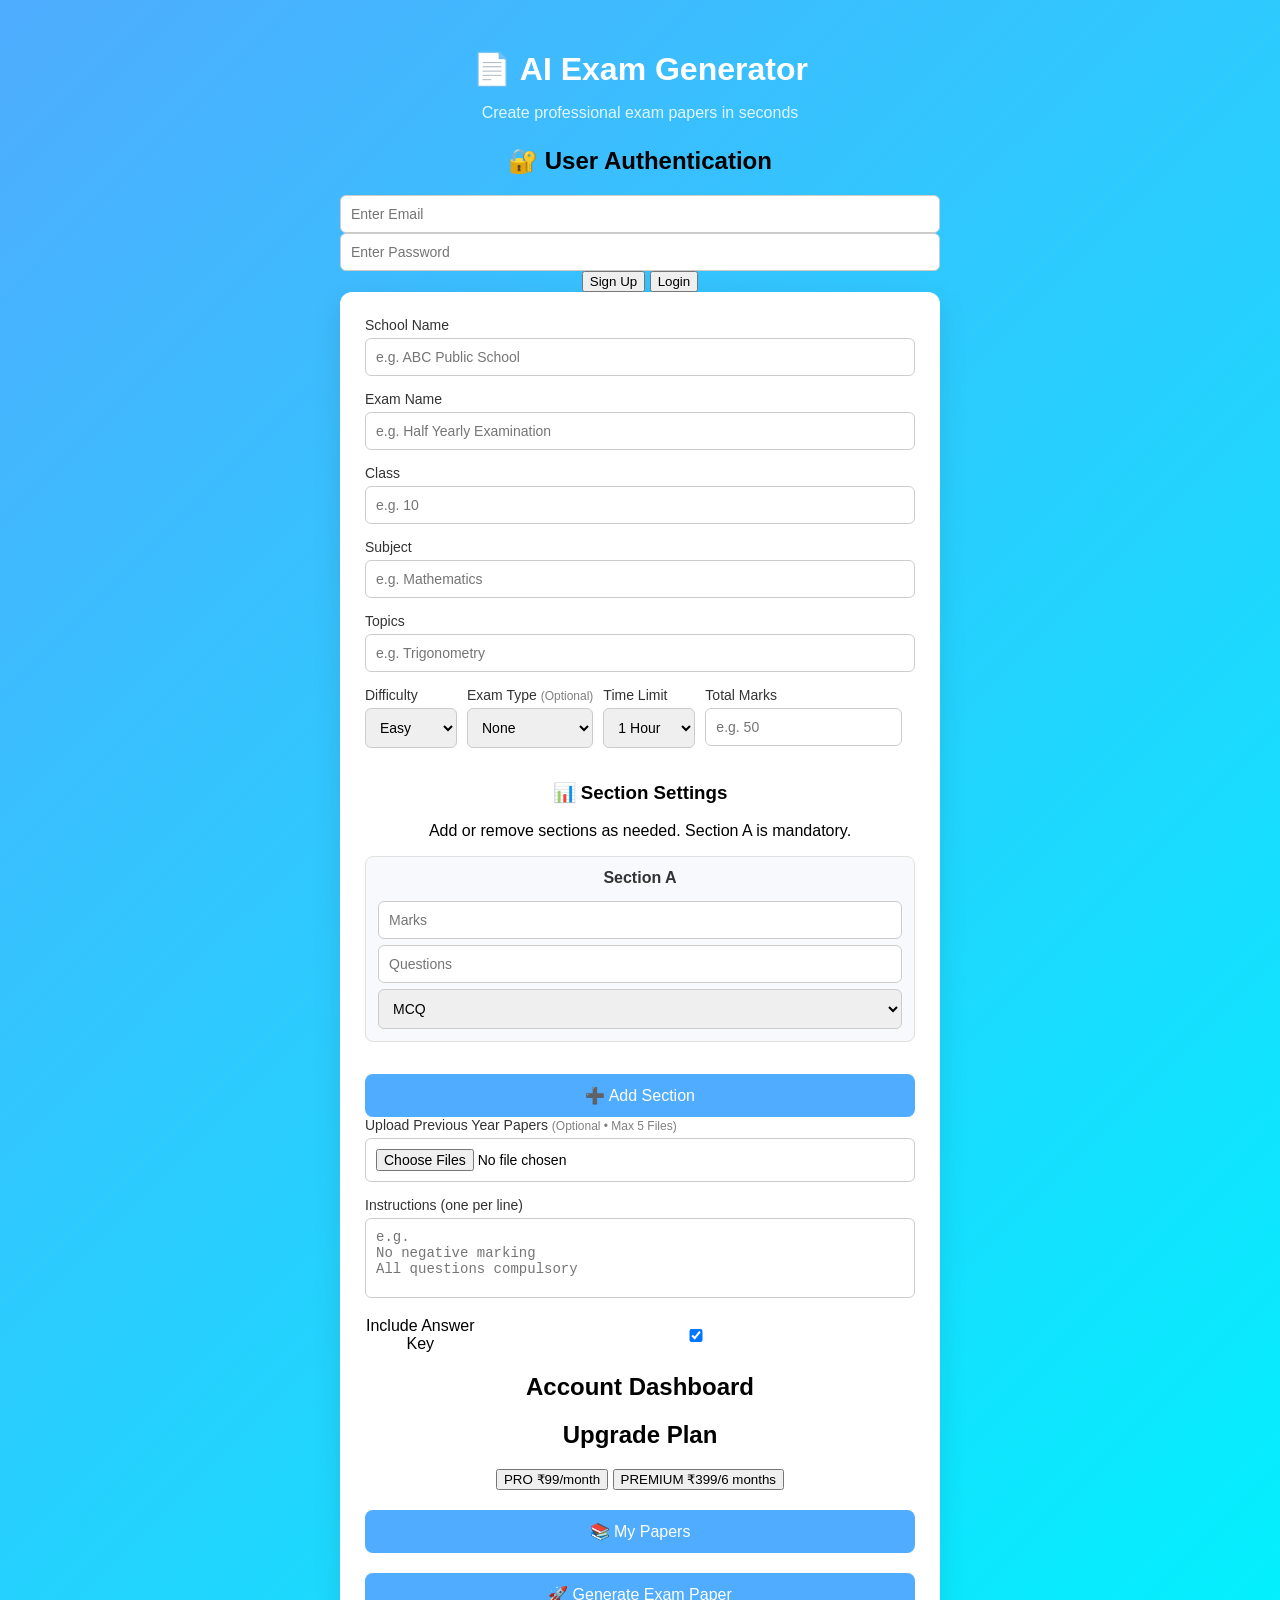
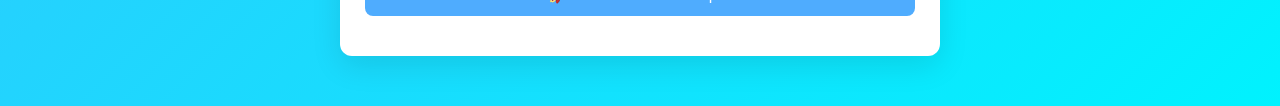
<file: index.html>
<!DOCTYPE html>
<html>

<head>

  <title>AI Exam Generator</title>

  <link rel="stylesheet" href="style.css">

</head>

<body>

  <div class="container">

    <h1>📄 AI Exam Generator</h1>

    <p class="subtitle">
      Create professional exam papers in seconds
    </p>

    <!-- AUTH BOX -->

    <div class="auth-box">

      <h2>🔐 User Authentication</h2>

      <input
        type="email"
        id="email"
        placeholder="Enter Email"
      >

      <input
        type="password"
        id="password"
        placeholder="Enter Password"
      >

      <button onclick="signup()">
        Sign Up
      </button>

      <button onclick="login()">
        Login
      </button>

    </div>

    <!-- MAIN FORM -->

    <div class="form-card">

      <!-- School Name -->

      <div class="input-group">

        <label>School Name</label>

        <input
          id="school_name"
          placeholder="e.g. ABC Public School"
        >

      </div>

      <!-- Exam Name -->

      <div class="input-group">

        <label>Exam Name</label>

        <input
          id="exam_name"
          placeholder="e.g. Half Yearly Examination"
        >

      </div>

      <!-- Class -->

      <div class="input-group">

        <label>Class</label>

        <input
          id="class"
          placeholder="e.g. 10"
        >

      </div>

      <!-- Subject -->

      <div class="input-group">

        <label>Subject</label>

        <input
          id="subject"
          placeholder="e.g. Mathematics"
        >

      </div>

      <!-- Topics -->

      <div class="input-group">

        <label>Topics</label>

        <input
          id="topics"
          placeholder="e.g. Trigonometry"
        >

      </div>

      <!-- TOP ROW -->

      <div class="row">

        <!-- Difficulty -->

        <div class="input-group">

          <label>Difficulty</label>

          <select id="difficulty">

            <option>Easy</option>
            <option>Medium</option>
            <option>Hard</option>

          </select>

        </div>

        <!-- Exam Type -->

        <div class="input-group">

          <label>
            Exam Type
            <span style="font-size:12px; color:gray;">
              (Optional)
            </span>
          </label>

          <select id="exam_type">

            <option value="">None</option>

            <option value="CBSE">CBSE</option>
            <option value="ICSE">ICSE</option>
            <option value="JEE">JEE</option>
            <option value="NEET">NEET</option>
            <option value="SSC">SSC</option>

          </select>

        </div>

        <!-- Time Limit -->

        <div class="input-group">

          <label>Time Limit</label>

          <select
            id="time_limit"
            onchange="handleCustom('time_limit','custom_time')"
          >

            <option value="1 Hour">1 Hour</option>
            <option value="2 Hours">2 Hours</option>
            <option value="3 Hours">3 Hours</option>
            <option value="custom">Custom</option>

          </select>

          <input
            id="custom_time"
            placeholder="Enter custom time"
            style="display:none;"
          >

        </div>

        <!-- Total Marks -->

        <div class="input-group">

          <label>Total Marks</label>

          <input
            id="total"
            placeholder="e.g. 50"
          >

        </div>

      </div>

      <!-- SECTION SETTINGS -->

      <h3>📊 Section Settings</h3>

      <p>
        Add or remove sections as needed.
        Section A is mandatory.
      </p>

      <div id="sectionsContainer">

      </div>

      <button
        type="button"
        onclick="addSection()"
        class="btn"
      >
       ➕ Add Section
      </button>

      <!-- PYQ UPLOAD -->

      <div class="input-group">

        <label>
          Upload Previous Year Papers
          <span style="font-size:12px; color:gray;">
            (Optional • Max 5 Files)
          </span>
        </label>

        <input
          type="file"
          id="pyq_files"
          multiple
          accept=".pdf,.doc,.docx,.png,.jpg,.jpeg"
        >

      </div>

      <!-- INSTRUCTIONS -->

      <div class="input-group">

        <label>Instructions (one per line)</label>

        <textarea
          id="instructions"
          placeholder="e.g.
No negative marking
All questions compulsory"
        ></textarea>

      </div>

      <!-- ANSWER KEY -->

      <div class="toggle-box">

        <label>Include Answer Key</label>

        <input
          type="checkbox"
          id="includeAnswers"
          checked
        >

      </div>

      <!-- LOADING -->

      <div
        id="loading"
        class="loading"
      >
        ⏳ Generating...
      </div>

      <!-- GENERATE BUTTON -->

      <div id="planCard">

        <h2>
          Account Dashboard
        </h2>

        <p id="userPlan">
        </p>

        <p id="userCredits">
        </p>

        <p id="userStatus">
        </p>

        <p id="userExpiry">
        </p>

      </div>

      <div id="pricing">

        <h2>Upgrade Plan</h2>

        <button onclick="upgradePro()">
          PRO ₹99/month
        </button>

        <button onclick="upgradePremium()">
          PREMIUM ₹399/6 months
        </button>

      </div>

      <button
        onclick="openMyPapers()"
        class="btn"
      >
        📚 My Papers
      </button>

      <button
        onclick="generatePDF()"
        class="btn"
      >
        🚀 Generate Exam Paper
      </button>

      <!-- DOWNLOAD RESULT -->

      <div class="result">

        <a
          id="downloadLink"
          target="_blank"
        ></a>

      </div>

    </div>

  </div>

  <script src="./script.js"></script>

</body>

</html>
</file>
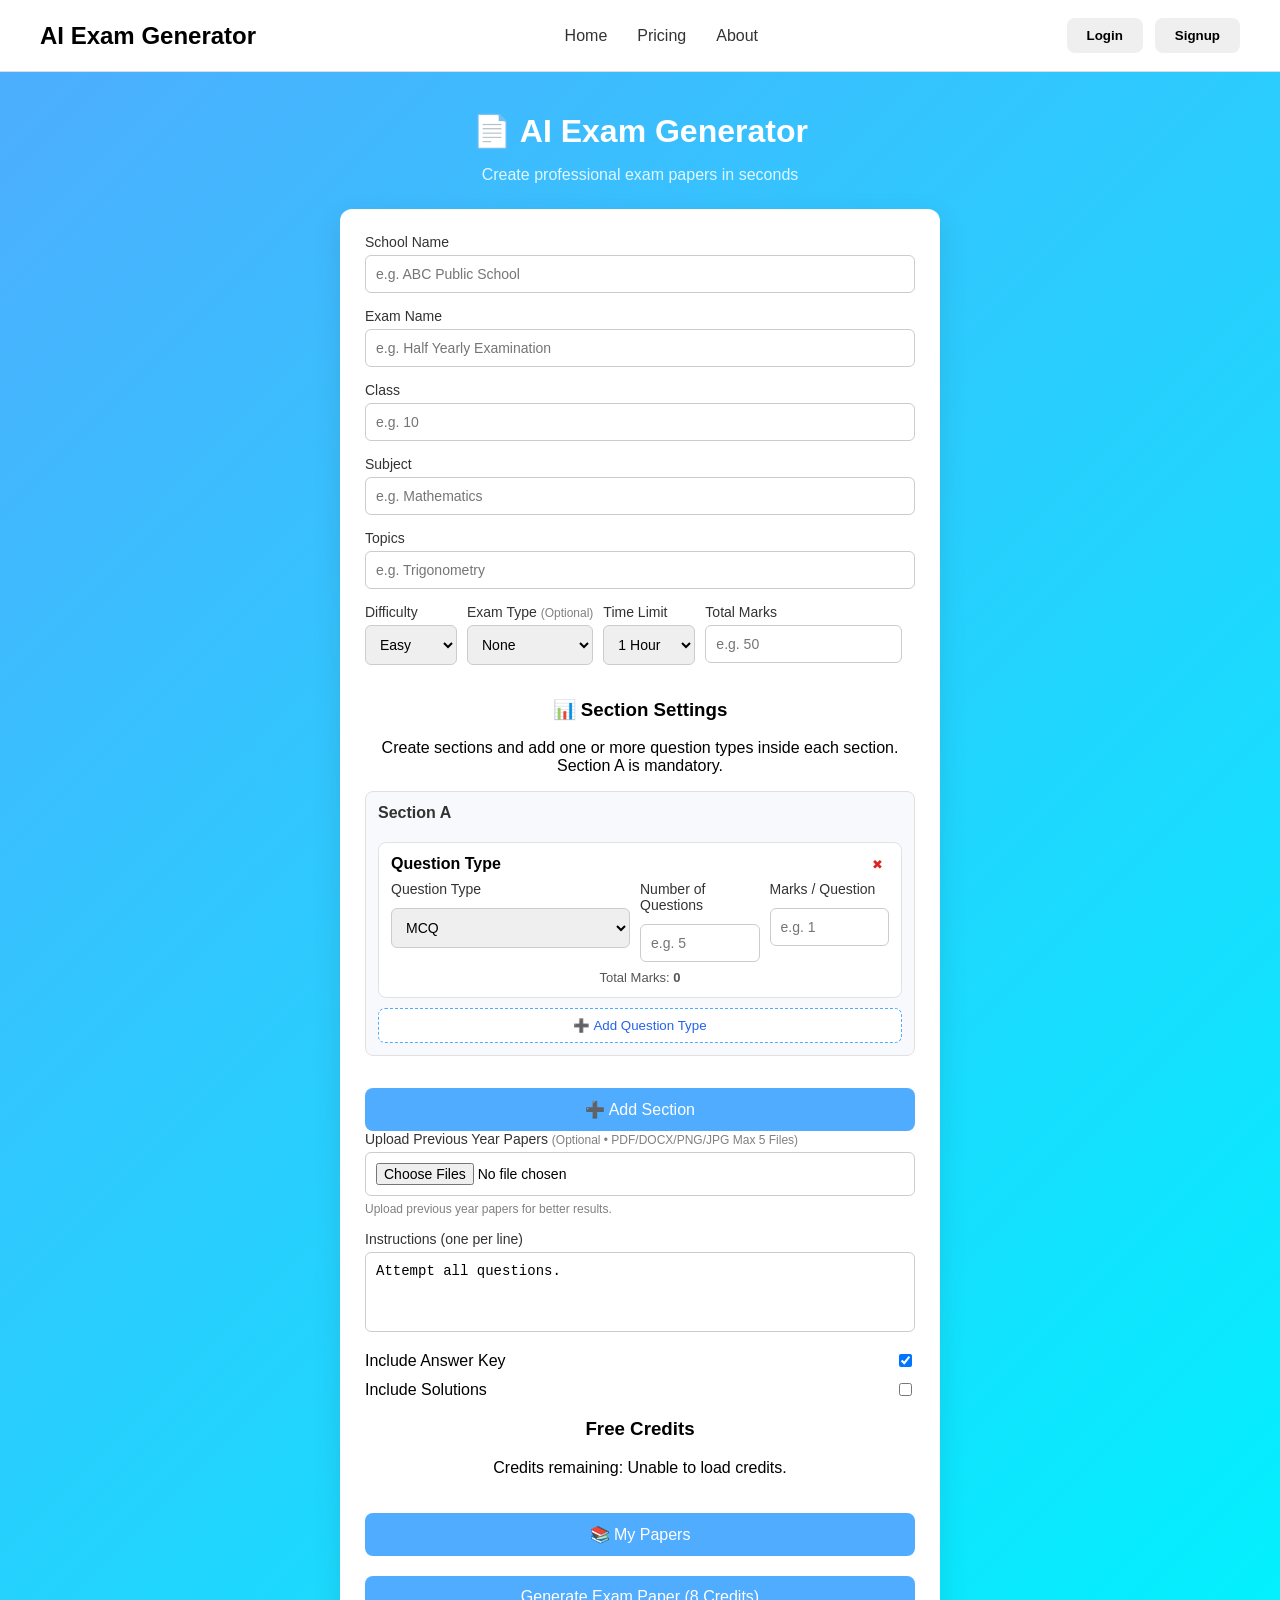
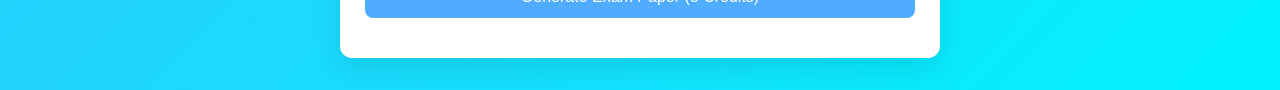
<file: docs/index.html>
<!DOCTYPE html>
<html>

<head>

  <title>AI Exam Generator</title>

  <link rel="stylesheet" href="css/style.css">

  <meta name="viewport" content="width=device-width, initial-scale=1">

</head>

<body>

  <nav class="navbar">

    <div class="logo">

        AI Exam Generator

    </div>

    <div class="nav-links">
      <div class="home-button">
        <a href="index.html">
            Home
        </a>
      </div>
      
      <div class="price-button">
        <a href="pricing.html">
          Pricing
        </a>
      </div>

      <div class="about-button">
        <a href="about.html">
            About
        </a>
      </div>

    </div>

    <div class="auth-buttons" id="authButtons">

        <button
            id="loginBtn"
            onclick="window.location.href='login.html'"
        >
            Login
        </button>

        <button
            id="signupBtn"
            onclick="window.location.href='signup.html'"
        >
            Signup
        </button>

    </div>

</nav>

  <div class="container">

    <h1>📄 AI Exam Generator</h1>

    <p class="subtitle">
      Create professional exam papers in seconds
    </p>

    <!-- MAIN FORM -->

    <div class="form-card">

      <!-- School Name -->

      <div class="input-group">

        <label>School Name</label>

        <input
          id="school_name"
          placeholder="e.g. ABC Public School"
        >

      </div>

      <!-- Exam Name -->

      <div class="input-group">

        <label>Exam Name</label>

        <input
          id="exam_name"
          placeholder="e.g. Half Yearly Examination"
        >

      </div>

      <!-- Class -->

      <div class="input-group">

        <label>Class</label>

        <input
          id="class"
          placeholder="e.g. 10"
        >

      </div>

      <!-- Subject -->

      <div class="input-group">

        <label>Subject</label>

        <input
          id="subject"
          placeholder="e.g. Mathematics"
        >

      </div>

      <!-- Topics -->

      <div class="input-group">

        <label>Topics</label>

        <input
          id="topics"
          placeholder="e.g. Trigonometry"
        >

      </div>

      <!-- TOP ROW -->

      <div class="row">

        <!-- Difficulty -->

        <div class="input-group">

          <label>Difficulty</label>

          <select id="difficulty">

            <option>Easy</option>
            <option>Medium</option>
            <option>Hard</option>

          </select>

        </div>

        <!-- Exam Type -->

        <div class="input-group">

          <label>
            Exam Type
            <span style="font-size:12px; color:gray;">
              (Optional)
            </span>
          </label>

          <select id="exam_type">

            <option value="">None</option>

            <option value="CBSE">CBSE</option>
            <option value="ICSE">ICSE</option>
            <option value="JEE">JEE</option>
            <option value="NEET">NEET</option>
            <option value="SSC">SSC</option>

          </select>

        </div>

        <!-- Time Limit -->

        <div class="input-group">

          <label>Time Limit</label>

          <select
            id="time_limit"
            onchange="handleCustom('time_limit','custom_time')"
          >

            <option value="1 Hour">1 Hour</option>
            <option value="2 Hours">2 Hours</option>
            <option value="3 Hours">3 Hours</option>
            <option value="custom">Custom</option>

          </select>

          <input
            id="custom_time"
            placeholder="Enter custom time"
            style="display:none;"
          >

        </div>

        <!-- Total Marks -->

        <div class="input-group">

          <label>Total Marks</label>

          <input
            id="total"
            placeholder="e.g. 50"
          >

        </div>

      </div>

      <!-- SECTION SETTINGS -->

      <h3>📊 Section Settings</h3>

      <p>
          Create sections and add one or more question types inside each section.
          Section A is mandatory.
      </p>

      <div id="sectionsContainer"></div>

      <button
          type="button"
          onclick="addSection()"
          class="btn"
      >
          ➕ Add Section
      </button>

      <!-- PYQ UPLOAD -->

      <div class="input-group">

        <label>
          Upload Previous Year Papers
          <span style="font-size:12px; color:gray;">
            (Optional • PDF/DOCX/PNG/JPG Max 5 Files)
          </span>
        </label>

        <input
          type="file"
          id="pyq_files"
          multiple
          accept=".pdf,.docx,.png,.jpg,.jpeg"
        >

        <p style="font-size:12px; color:gray; margin-top:6px;">
          Upload previous year papers for better results.
        </p>

      </div>

      <!-- INSTRUCTIONS -->

      <div class="input-group">

        <label>Instructions (one per line)</label>

        <textarea
          id="instructions"
          placeholder="e.g.
          No negative marking
          All questions compulsory"
        >Attempt all questions.</textarea>

      </div>

      <!-- ANSWER KEY -->

      <div class="toggle-box">

        <label>Include Answer Key</label>

        <input
          type="checkbox"
          id="includeAnswers"
          checked
        >
      </div>

      <div class="toggle-box">
        <label>Include Solutions</label>
        <input
          type="checkbox"
          id="includeSolutions"
        >
      </div>

      <!-- LOADING -->

      <div
        id="loading"
        class="loading"
        aria-live="polite"
      >
        <div class="loading-spinner"></div>

        <div>
          <strong>Generating your exam paper...</strong>

          <div id="generationStatus">
            This may take a few minutes for larger papers.
          </div>

          <div id="generationElapsed">
            Elapsed: 0s
          </div>
        </div>
      </div>

      <!-- GENERATE BUTTON -->

      <div 
          id="planCard"
          style="display: none;"
      >
          <h3>Your Plan</h3>

          <p>
            Plan:
            <span id="userPlan">
              Free
            </span>
          </p>

          <p>
            Status:
            <span id="userStatus">
              Active
            </span>
          </p>

          <p>
            Expiry:
            <span id="userExpiry">
              N/A
            </span>
          </p>

          <p>
            Credits:
            <span id="userCredits">
              Loading...
            </span>
          </p>
      </div>

      <div id="guestCreditsCard">
        <h3>Free Credits</h3>
        <p>
          Credits remaining:
          <span id="guestCredits">
            0
          </span>
        </p>
      </div>

      <button
        onclick="openMyPapers()"
        class="btn"
      >
        📚 My Papers
      </button>

      <button
        onclick="generatePDF()"
        class="btn"
      >
        🚀 Generate Exam Paper (8 Credits)
      </button>

      <!-- DOWNLOAD RESULT -->

      <div class="result">

        <a
          id="downloadLink"
          target="_blank"
        ></a>

      </div>

    </div>

  </div>

  <script src="js/script.js"></script>
  <script src="js/auth.js"></script>

</body>

</html>
</file>
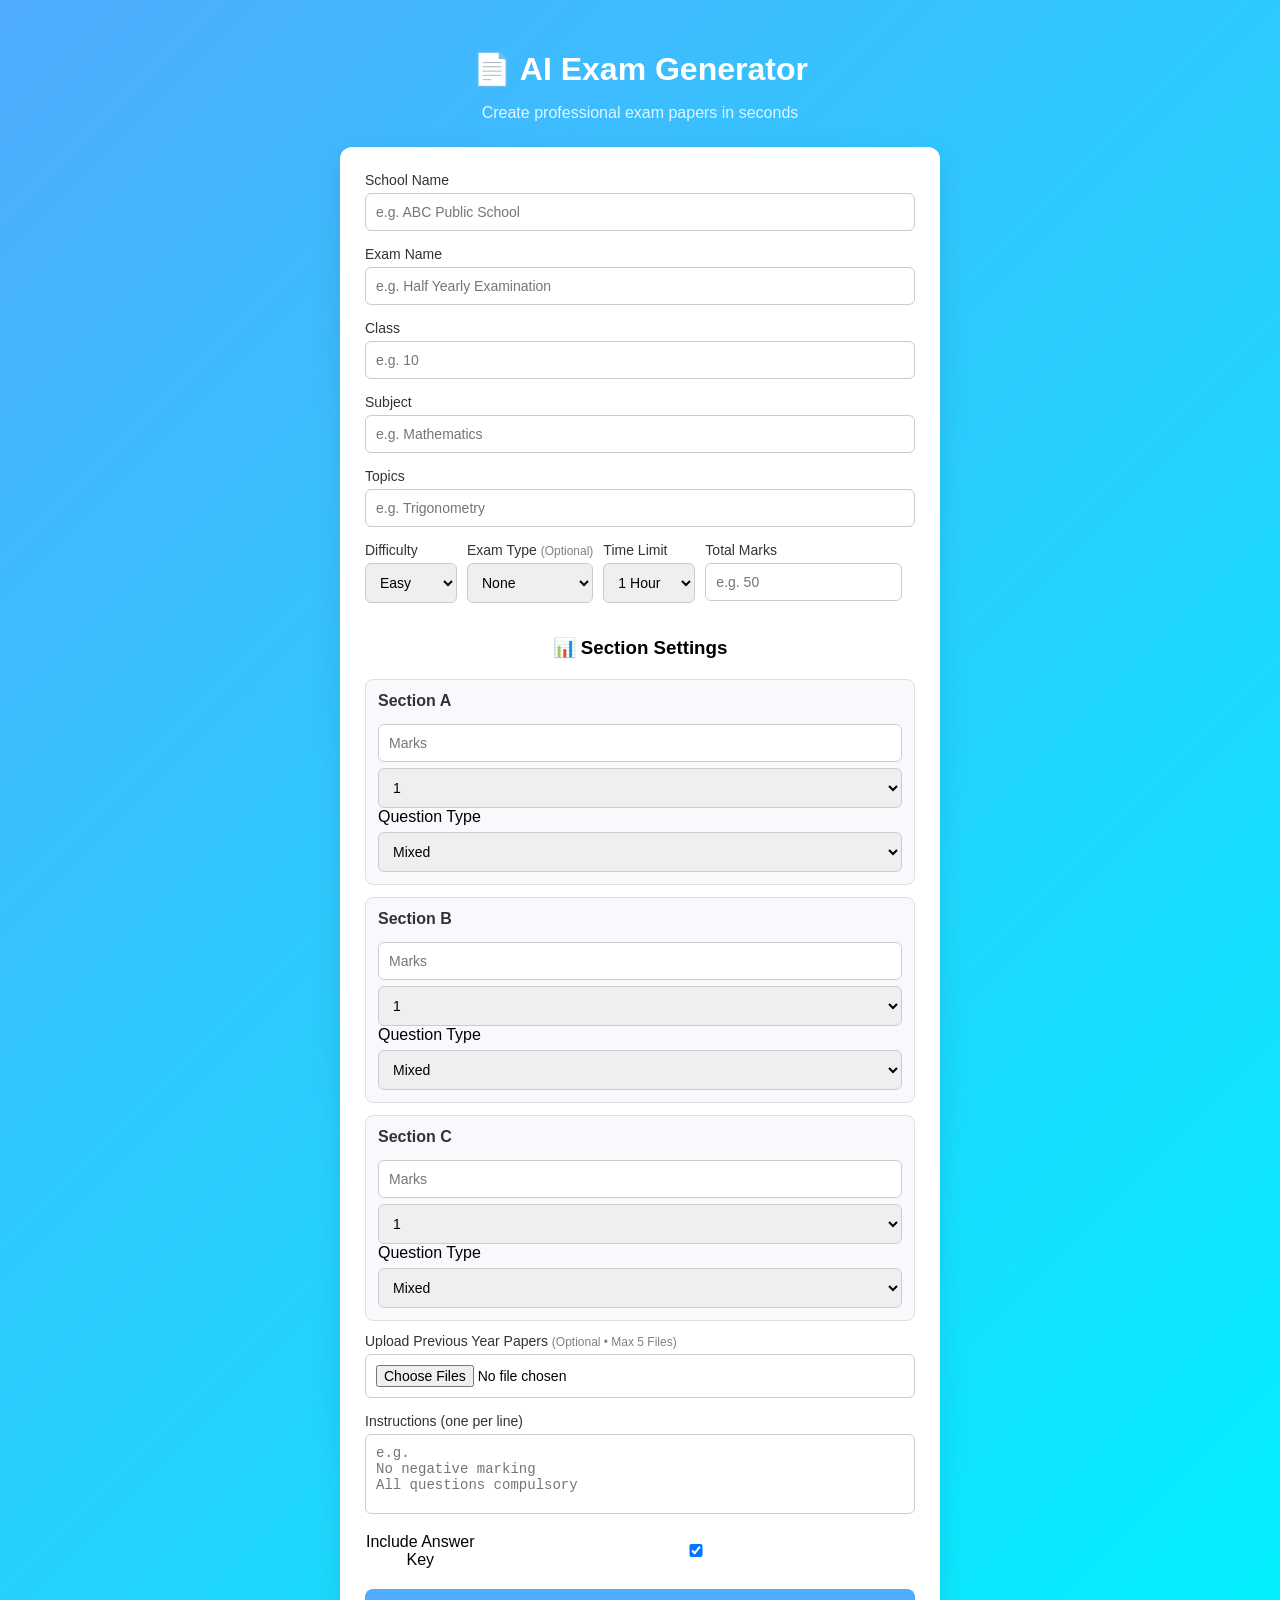
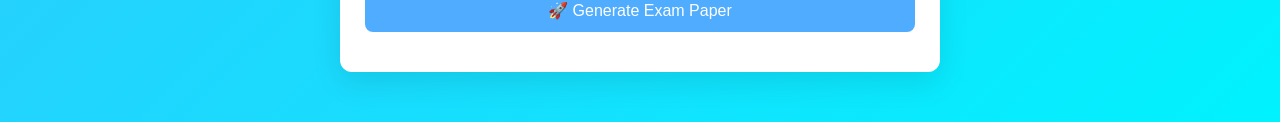
<file: frontend/index.html>
<!DOCTYPE html>
<html>

<head>
  <title>AI Exam Generator</title>
  <link rel="stylesheet" href="style.css">
</head>

<body>

  <div class="container">

    <h1>📄 AI Exam Generator</h1>
    <p class="subtitle">
      Create professional exam papers in seconds
    </p>

    <div class="form-card">

      <!-- School Name -->
      <div class="input-group">

        <label>School Name</label>

        <input
          id="school_name"
          placeholder="e.g. ABC Public School"
        >

      </div>

      <!-- Exam Name -->
      <div class="input-group">

        <label>Exam Name</label>

        <input
          id="exam_name"
          placeholder="e.g. Half Yearly Examination"
        >

      </div>

      <!-- Class -->
      <div class="input-group">

        <label>Class</label>

        <input
          id="class"
          placeholder="e.g. 10"
        >

      </div>

      <!-- Subject -->
      <div class="input-group">

        <label>Subject</label>

        <input
          id="subject"
          placeholder="e.g. Mathematics"
        >

      </div>

      <!-- Topics -->
      <div class="input-group">

        <label>Topics</label>

        <input
          id="topics"
          placeholder="e.g. Trigonometry"
        >

      </div>

      <!-- Top Row -->
      <div class="row">

        <!-- Difficulty -->
        <div class="input-group">

          <label>Difficulty</label>

          <select id="difficulty">

            <option>Easy</option>
            <option>Medium</option>
            <option>Hard</option>

          </select>

        </div>

        <!-- Exam Type -->
        <div class="input-group">

          <label>
            Exam Type
            <span style="font-size:12px; color:gray;">
              (Optional)
            </span>
          </label>

          <select id="exam_type">

            <option value="">None</option>

            <option value="CBSE">CBSE</option>
            <option value="ICSE">ICSE</option>
            <option value="JEE">JEE</option>
            <option value="NEET">NEET</option>
            <option value="SSC">SSC</option>

          </select>

        </div>

        <!-- Time Limit -->
        <div class="input-group">

          <label>Time Limit</label>

          <select
            id="time_limit"
            onchange="handleCustom('time_limit','custom_time')"
          >

            <option value="1 Hour">1 Hour</option>
            <option value="2 Hours">2 Hours</option>
            <option value="3 Hours">3 Hours</option>
            <option value="custom">Custom</option>

          </select>

          <input
            id="custom_time"
            placeholder="Enter custom time"
            style="display:none;"
          >

        </div>

        <!-- Total Marks -->
        <div class="input-group">

          <label>Total Marks</label>

          <input
            id="total"
            placeholder="e.g. 50"
          >

        </div>

      </div>

      <!-- Section Settings -->
      <h3>📊 Section Settings</h3>

      <div class="section-box">

        <!-- Section A -->
        <div class="section">

          <h4>Section A</h4>

          <input
            id="section_a"
            placeholder="Marks"
          >

          <!-- Question Count -->
          <select
            id="questions_a"
            onchange="handleCustom('questions_a','custom_a')"
          >

            <option value="1">1</option>
            <option value="2">2</option>
            <option value="3">3</option>
            <option value="5">5</option>
            <option value="10">10</option>
            <option value="custom">Custom</option>

          </select>

          <input
            id="custom_a"
            placeholder="Custom number"
            style="display:none;"
          >

          <!-- Question Type -->
          <label>Question Type</label>

          <select id="type_a">

            <option value="Mixed">Mixed</option>

            <option value="MCQ">MCQ</option>

            <option value="Very Short Answer">
              Very Short Answer
            </option>

            <option value="Short Answer">
              Short Answer
            </option>

            <option value="Long Answer">
              Long Answer
            </option>

            <option value="Case Study">
              Case Study
            </option>

            <option value="Assertion-Reason">
              Assertion-Reason
            </option>

            <option value="Application Based">
              Application Based
            </option>

          </select>

        </div>

        <!-- Section B -->
        <div class="section">

          <h4>Section B</h4>

          <input
            id="section_b"
            placeholder="Marks"
          >

          <!-- Question Count -->
          <select
            id="questions_b"
            onchange="handleCustom('questions_b','custom_b')"
          >

            <option value="1">1</option>
            <option value="2">2</option>
            <option value="5">5</option>
            <option value="custom">Custom</option>

          </select>

          <input
            id="custom_b"
            placeholder="Custom number"
            style="display:none;"
          >

          <!-- Question Type -->
          <label>Question Type</label>

          <select id="type_b">

            <option value="Mixed">Mixed</option>

            <option value="MCQ">MCQ</option>

            <option value="Very Short Answer">
              Very Short Answer
            </option>

            <option value="Short Answer">
              Short Answer
            </option>

            <option value="Long Answer">
              Long Answer
            </option>

            <option value="Case Study">
              Case Study
            </option>

            <option value="Assertion-Reason">
              Assertion-Reason
            </option>

            <option value="Application Based">
              Application Based
            </option>

          </select>

        </div>

        <!-- Section C -->
        <div class="section">

          <h4>Section C</h4>

          <input
            id="section_c"
            placeholder="Marks"
          >

          <!-- Question Count -->
          <select
            id="questions_c"
            onchange="handleCustom('questions_c','custom_c')"
          >

            <option value="1">1</option>
            <option value="2">2</option>
            <option value="custom">Custom</option>

          </select>

          <input
            id="custom_c"
            placeholder="Custom number"
            style="display:none;"
          >

          <!-- Question Type -->
          <label>Question Type</label>

          <select id="type_c">

            <option value="Mixed">Mixed</option>

            <option value="MCQ">MCQ</option>

            <option value="Very Short Answer">
              Very Short Answer
            </option>

            <option value="Short Answer">
              Short Answer
            </option>

            <option value="Long Answer">
              Long Answer
            </option>

            <option value="Case Study">
              Case Study
            </option>

            <option value="Assertion-Reason">
              Assertion-Reason
            </option>

            <option value="Application Based">
              Application Based
            </option>

          </select>

        </div>

      </div>

      <!-- Previous Year Papers -->
      <div class="input-group">

        <label>
          Upload Previous Year Papers
          <span style="font-size:12px; color:gray;">
            (Optional • Max 5 Files)
          </span>
        </label>

        <input
          type="file"
          id="pyq_files"
          multiple
          accept=".pdf,.doc,.docx,.png,.jpg,.jpeg"
        >

      </div>

      <!-- Instructions -->
      <div class="input-group">

        <label>Instructions (one per line)</label>

        <textarea
          id="instructions"
          placeholder="e.g.
No negative marking
All questions compulsory"
        ></textarea>

      </div>

      <!-- Include Answer Key -->
      <div class="toggle-box">

        <label>Include Answer Key</label>

        <input
          type="checkbox"
          id="includeAnswers"
          checked
        >

      </div>

      <!-- Loading -->
      <div
        id="loading"
        class="loading"
      >
        ⏳ Generating...
      </div>

      <!-- Generate Button -->
      <button
        onclick="generatePDF()"
        class="btn"
      >
        🚀 Generate Exam Paper
      </button>

      <!-- Download Result -->
      <div class="result">

        <a
          id="downloadLink"
          target="_blank"
        ></a>

      </div>

    </div>

  </div>

  <script src="script.js"></script>

</body>

</html>
</file>
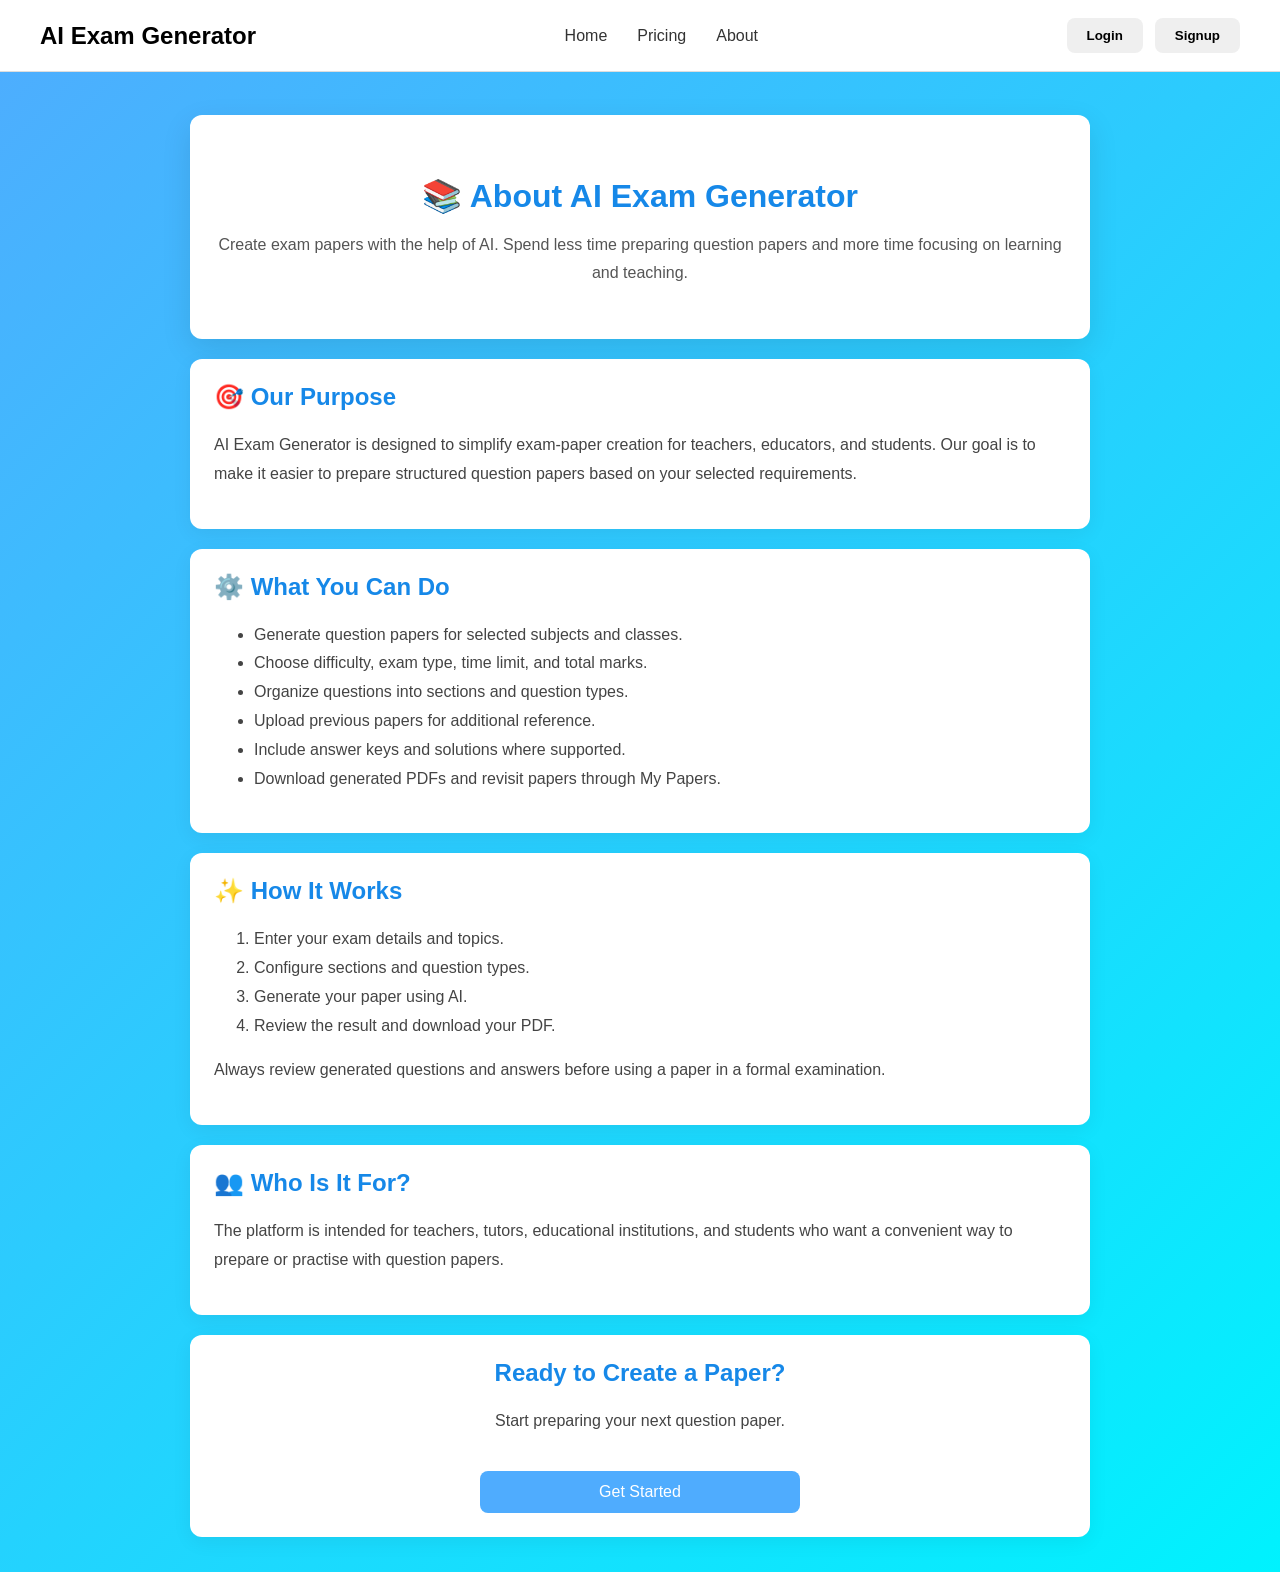
<file: docs/about.html>
<!DOCTYPE html>
<html lang="en">
<head>
    <meta charset="UTF-8">
    <meta name="viewport" content="width=device-width, initial-scale=1">
    <title>About Us - AI Exam Generator</title>
    <link rel="stylesheet" href="css/style.css">

    <style>
        .about-container {
            width: calc(100% - 32px);
            max-width: 900px;
            margin: 35px auto;
        }

        .about-hero {
            background: white;
            padding: 35px 24px;
            border-radius: 12px;
            text-align: center;
            box-shadow: 0 10px 30px rgba(0,0,0,.1);
        }

        .about-hero h1 {
            color: #1688e8;
            font-size: 32px;
        }

        .about-hero p {
            line-height: 1.8;
            color: #555;
        }

        .about-card {
            background: white;
            padding: 24px;
            margin-top: 20px;
            border-radius: 12px;
            box-shadow: 0 5px 20px rgba(0,0,0,.06);
        }

        .about-card h2 {
            color: #1688e8;
            margin-top: 0;
        }

        .about-card p,
        .about-card li {
            color: #444;
            line-height: 1.8;
        }

        .about-cta {
            text-align: center;
        }

        .about-cta .btn {
            display: inline-block;
            max-width: 320px;
            text-decoration: none;
        }

        @media (max-width: 480px) {
            .about-container {
                margin: 20px auto;
            }

            .about-hero {
                padding: 24px 16px;
            }

            .about-hero h1 {
                font-size: 26px;
            }

            .about-card {
                padding: 18px;
            }
        }
    </style>
</head>

<body>
    <nav class="navbar">
        <div class="logo">AI Exam Generator</div>

        <div class="nav-links">
            <a href="index.html">Home</a>
            <a href="pricing.html">Pricing</a>
            <a href="about.html">About</a>
        </div>

        <div class="auth-buttons">
            <button onclick="window.location.href='login.html'">
                Login
            </button>
            <button onclick="window.location.href='signup.html'">
                Signup
            </button>
        </div>
    </nav>

    <main class="about-container">
        <section class="about-hero">
            <h1>📚 About AI Exam Generator</h1>
            <p>
                Create exam papers with the help of AI.
                Spend less time preparing question papers
                and more time focusing on learning and teaching.
            </p>
        </section>

        <section class="about-card">
            <h2>🎯 Our Purpose</h2>
            <p>
                AI Exam Generator is designed to simplify exam-paper
                creation for teachers, educators, and students.
                Our goal is to make it easier to prepare structured
                question papers based on your selected requirements.
            </p>
        </section>

        <section class="about-card">
            <h2>⚙️ What You Can Do</h2>
            <ul>
                <li>Generate question papers for selected subjects and classes.</li>
                <li>Choose difficulty, exam type, time limit, and total marks.</li>
                <li>Organize questions into sections and question types.</li>
                <li>Upload previous papers for additional reference.</li>
                <li>Include answer keys and solutions where supported.</li>
                <li>Download generated PDFs and revisit papers through My Papers.</li>
            </ul>
        </section>

        <section class="about-card">
            <h2>✨ How It Works</h2>
            <ol>
                <li>Enter your exam details and topics.</li>
                <li>Configure sections and question types.</li>
                <li>Generate your paper using AI.</li>
                <li>Review the result and download your PDF.</li>
            </ol>
            <p>
                Always review generated questions and answers before
                using a paper in a formal examination.
            </p>
        </section>

        <section class="about-card">
            <h2>👥 Who Is It For?</h2>
            <p>
                The platform is intended for teachers, tutors,
                educational institutions, and students who want
                a convenient way to prepare or practise with
                question papers.
            </p>
        </section>

        <section class="about-card about-cta">
            <h2>Ready to Create a Paper?</h2>
            <p>Start preparing your next question paper.</p>
            <a class="btn" href="index.html">
                Get Started
            </a>
        </section>
    </main>
</body>
</html>
</file>
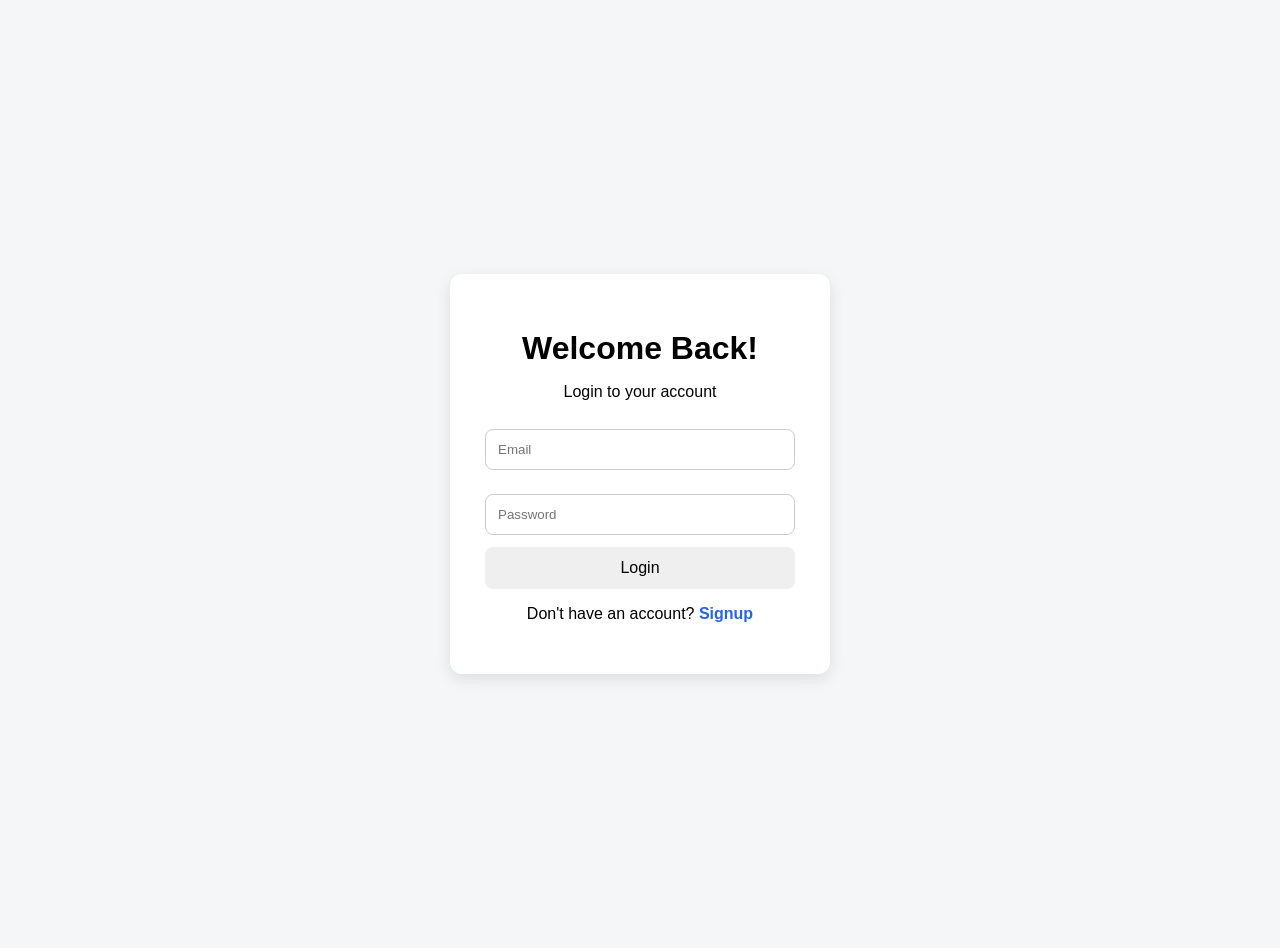
<file: docs/dashboard.html>
<!DOCTYPE html>
<html lang="en">

<head>

    <meta charset="UTF-8">

    <meta
        name="viewport"
        content="width=device-width, initial-scale=1.0"
    >

    <title>Dashboard - AI Exam Generator</title>

    <link
        rel="stylesheet"
        href="css/dashboard.css"
    >

</head>


<body>

    <!-- =====================================================
         HEADER
    ====================================================== -->

    <header class="dashboard-header">

        <div class="header-left">

            <h2>
                AI Exam Generator
            </h2>

        </div>


        <div class="header-right">

            <span id="userName">
                Loading...
            </span>

            <button
                type="button"
                onclick="logout()"
            >
                Logout
            </button>

        </div>

    </header>


    <!-- =====================================================
         MAIN DASHBOARD
    ====================================================== -->

    <main class="dashboard-container">

        <a
            href="index.html"
            class="back-home"
        >
            ← Back to Home
        </a>

        <section class="welcome-section">

            <h1>
                Welcome,
                <span id="welcomeName">
                    User
                </span>
                👋
            </h1>

            <p>
                Manage your account and exam papers from here.
            </p>

        </section>


        <!-- =================================================
             ACCOUNT CARDS
        ================================================== -->

        <section class="stats-grid">


            <!-- PLAN -->

            <div class="stat-card">

                <h3>
                    Plan
                </h3>

                <p
                    id="userPlan"
                    class="stat-value"
                >
                    Loading...
                </p>

            </div>


            <!-- CREDITS -->

            <div class="stat-card">

                <h3>
                    Credits
                </h3>

                <p
                    id="userCredits"
                    class="stat-value"
                >
                    Loading...
                </p>

            </div>


            <!-- EXPIRY -->

            <div class="stat-card">

                <h3>
                    Subscription
                </h3>

                <p
                    id="userExpiry"
                    class="stat-value"
                >
                    Loading...
                </p>

            </div>

        </section>


        <!-- =================================================
             ACTION BUTTONS
        ================================================== -->

        <section class="dashboard-actions">

            <button
                type="button"
                onclick="generateExam()"
            >
                📝 Generate Exam Paper
            </button>


            <button
                type="button"
                onclick="openMyPapers()"
            >
                📚 My Papers
            </button>

        </section>


        <!-- =================================================
             RECENT PAPERS
        ================================================== -->

        <section class="recent-papers-section">

            <div class="section-header">

                <h2>
                    Recent Papers
                </h2>

                <button
                    type="button"
                    onclick="openMyPapers()"
                >
                    View All
                </button>

            </div>


            <div id="recentPapers">

                Loading your papers...

            </div>

        </section>

    </main>


    <script src="js/dashboard.js"></script>

</body>

</html>
</file>
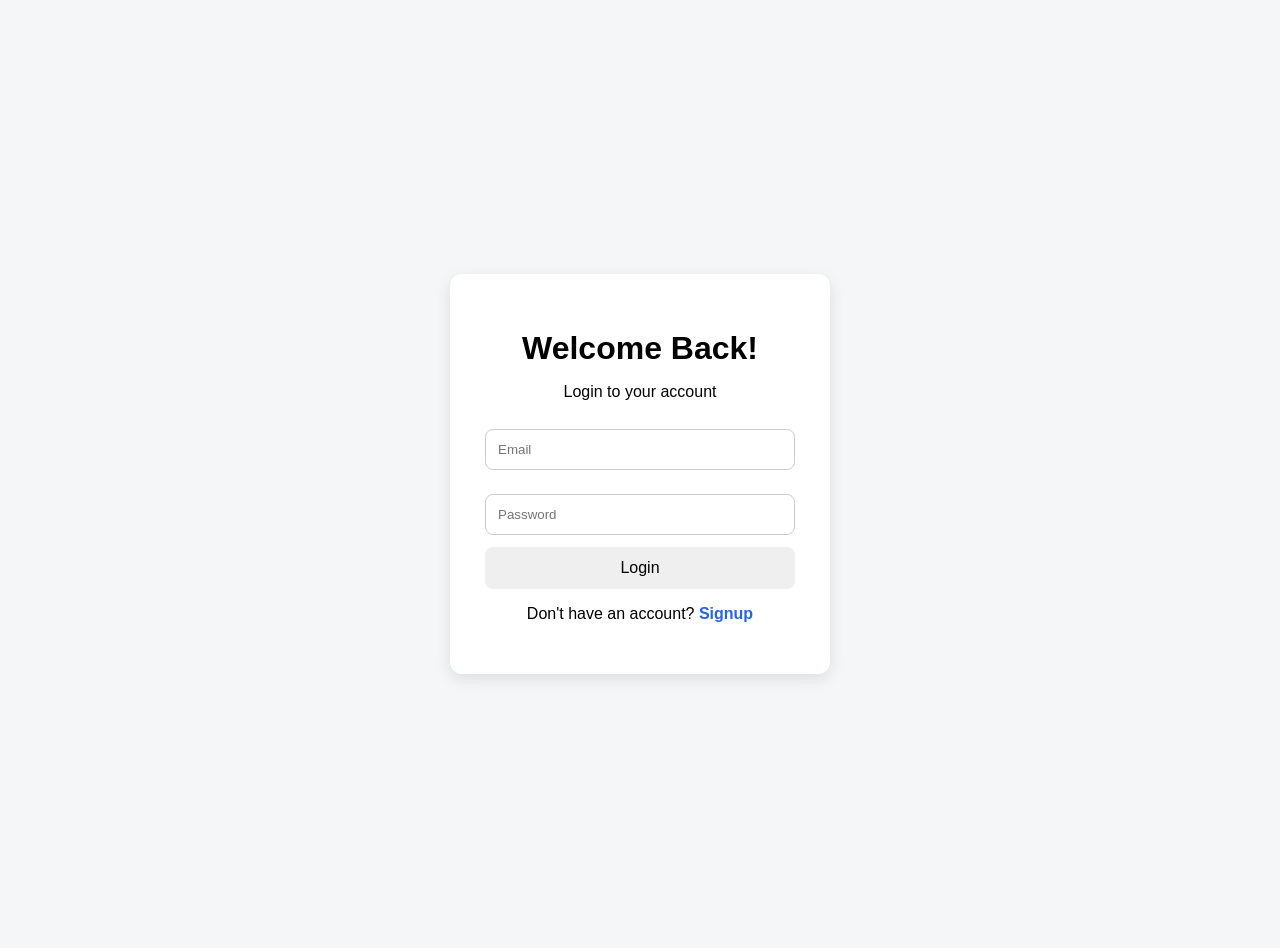
<file: docs/login.html>
<!DOCTYPE html>
<html lang="en">

<head>
    <meta charset="UTF-8">

    <meta
    name="viewport" content="width=device-width, initial-scale=1.0"
    >

    <title>Login</title>

    <link
    rel="stylesheet"
    href="css/auth.css"
    >

</head>
<body>
    <div class="auth-container">
        <div class="auth-card">
            <h1>
                Welcome Back!
            </h1>
            <p>
                Login to your account
            </p>
            <form id="loginForm">
                <input
                    type="email"
                    id="email"
                    placeholder="Email"
                    required
                >
                <input
                    type="password"
                    id="password"
                    placeholder="Password"
                    required
                >
                <button type="submit">
                    Login
                </button>
            </form>
            <p>
                Don't have an account?
                <a href="signup.html">
                    Signup
                </a>
            </p>
        </div>
    </div>

    <script src="js/api.js"></script>
    <script src="js/auth.js"></script>
</body>
</html>
</file>
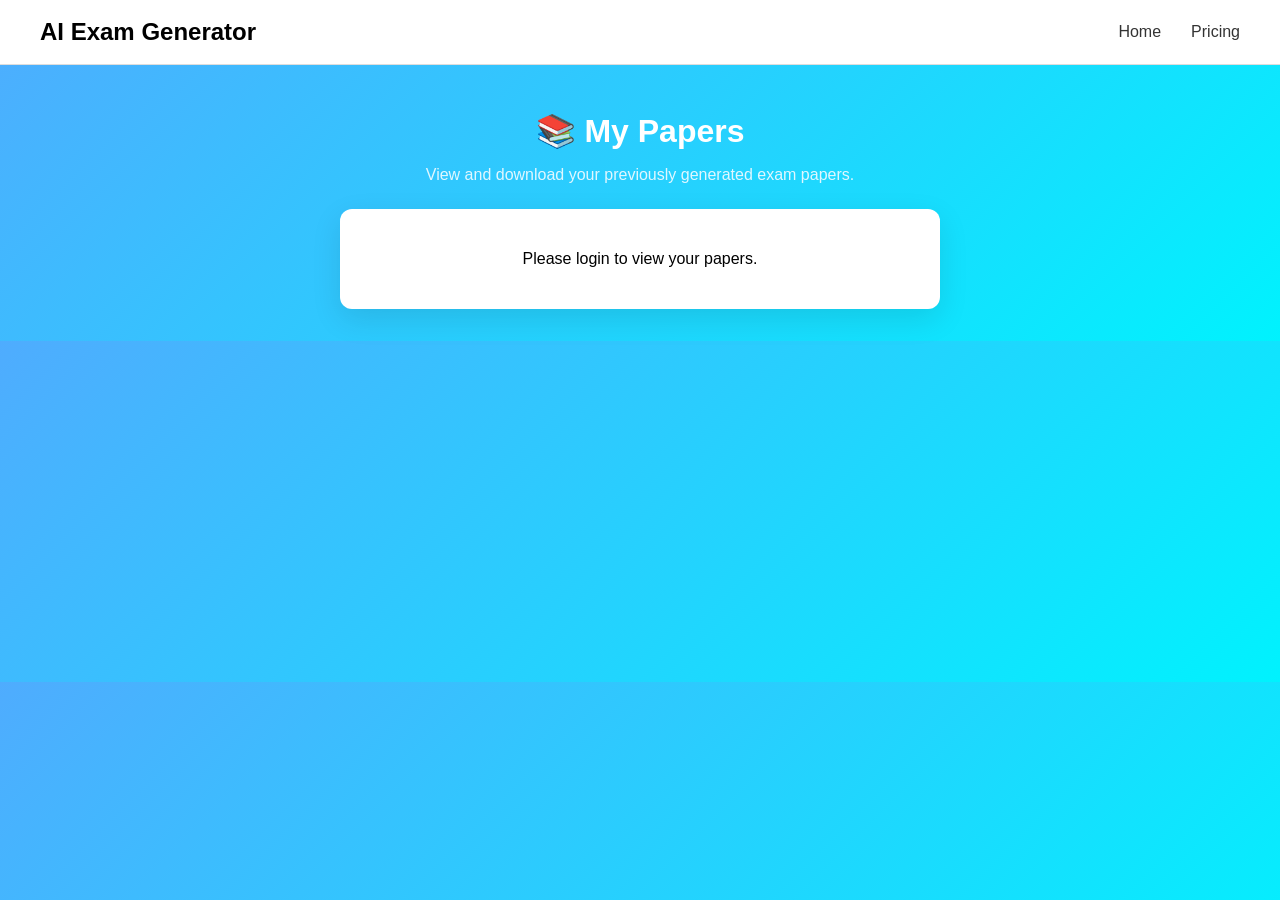
<file: docs/mypapers.html>
<!DOCTYPE html>
<html lang="en">

<head>

    <meta charset="UTF-8">

    <meta
        name="viewport"
        content="width=device-width, initial-scale=1.0"
    >

    <title>My Papers - AI Exam Generator</title>

    <link
        rel="stylesheet"
        href="css/style.css"
    >

</head>

<body>

    <nav class="navbar">

        <div class="logo">
            AI Exam Generator
        </div>

        <div class="nav-links">

            <div class="home-button">
                <a href="index.html">
                    Home
                </a>
            </div>

            <div class="price-button">
                <a href="pricing.html">
                    Pricing
                </a>
            </div>

        </div>

    </nav>


    <div class="container">

        <h1>📚 My Papers</h1>

        <p class="subtitle">
            View and download your previously generated exam papers.
        </p>


        <div class="form-card">

            <div id="paperHistory">
                Loading your papers...
            </div>

        </div>

    </div>

    <script src="js/mypapers.js"></script>

</body>

</html>
</file>
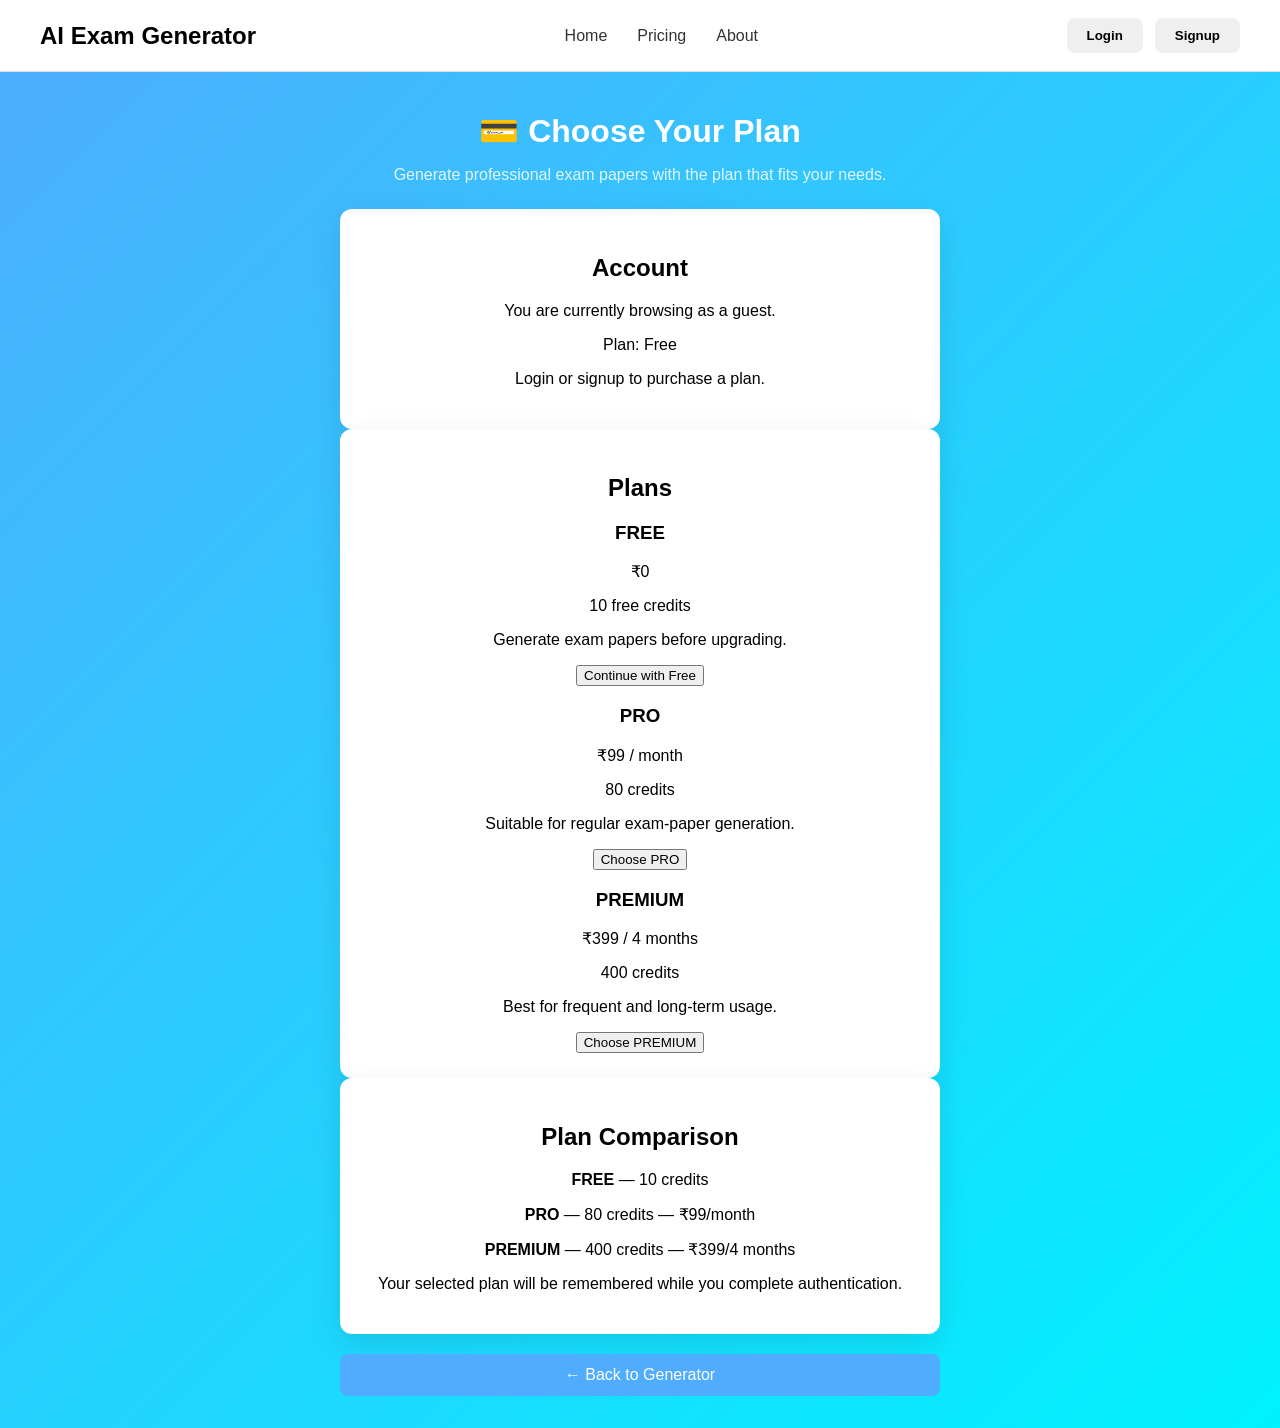
<file: docs/pricing.html>
<!DOCTYPE html>
<html>

<head>

  <title>Pricing - AI Exam Generator</title>

  <link
    rel="stylesheet"
    href="css/style.css"
  >

</head>

<body>

  <!-- NAVBAR -->

  <nav class="navbar">

    <div class="logo">
      AI Exam Generator
    </div>

    <div class="nav-links">

      <div class="home-button">
        <a href="index.html">
          Home
        </a>
      </div>

      <div class="price-button">
        <a href="pricing.html">
          Pricing
        </a>
      </div>

      <div class="about-button">
        <a href="#">
          About
        </a>
      </div>

    </div>

    <div
      class="auth-buttons"
      id="authButtons"
    >

      <button
        id="loginBtn"
        onclick="window.location.href='login.html'"
      >
        Login
      </button>

      <button
        id="signupBtn"
        onclick="window.location.href='signup.html'"
      >
        Signup
      </button>

    </div>

  </nav>


  <!-- MAIN CONTAINER -->

  <div class="container">

    <h1>
      💳 Choose Your Plan
    </h1>

    <p class="subtitle">
      Generate professional exam papers with the plan that fits your needs.
    </p>


    <!-- CURRENT ACCOUNT -->

    <div
      id="accountCard"
      class="form-card"
    >

      <h2>
        Account
      </h2>

      <p id="pricingUser">
        Checking account...
      </p>

      <p id="pricingPlan">
      </p>

      <p id="pricingCredits">
      </p>

      <p id="pricingExpiry">
      </p>

    </div>


    <!-- PLANS -->

    <div
      class="form-card"
      id="plansContainer"
    >

      <h2>
        Plans
      </h2>


      <!-- FREE PLAN -->

      <div class="plan-option">

        <h3>
          FREE
        </h3>

        <p>
          ₹0
        </p>

        <p>
          10 free credits
        </p>

        <p>
          Generate exam papers before upgrading.
        </p>

        <button
          type="button"
          onclick="selectPlan('FREE')"
        >
          Continue with Free
        </button>

      </div>


      <!-- PRO PLAN -->

      <div class="plan-option">

        <h3>
          PRO
        </h3>

        <p>
          ₹99 / month
        </p>

        <p>
          80 credits
        </p>

        <p>
          Suitable for regular exam-paper generation.
        </p>

        <button
          type="button"
          data-plan="PRO"
          onclick="selectPlan('PRO')"
        >
          Choose PRO
        </button>

      </div>


      <!-- PREMIUM PLAN -->

      <div class="plan-option">

        <h3>
          PREMIUM
        </h3>

        <p>
          ₹399 / 4 months
        </p>

        <p>
          400 credits
        </p>

        <p>
          Best for frequent and long-term usage.
        </p>

        <button
          type="button"
          data-plan="PREMIUM"
          onclick="selectPlan('PREMIUM')"
        >
          Choose PREMIUM
        </button>

      </div>

    </div>


    <!-- PLAN INFORMATION -->

    <div
      class="form-card"
      id="planInfo"
    >

      <h2>
        Plan Comparison
      </h2>

      <p>
        <strong>FREE</strong>
        — 10 credits
      </p>

      <p>
        <strong>PRO</strong>
        — 80 credits — ₹99/month
      </p>

      <p>
        <strong>PREMIUM</strong>
        — 400 credits — ₹399/4 months
      </p>

      <p>
        Your selected plan will be remembered while you complete authentication.
      </p>

    </div>


    <!-- BACK TO GENERATOR -->

    <button
      type="button"
      class="btn"
      onclick="window.location.href='index.html'"
    >
      ← Back to Generator
    </button>

  </div>
  <!-- AUTH SCRIPT -->

  <script src="https://checkout.razorpay.com/v1/checkout.js"></script>
  <script src="js/auth.js"></script>
  <script src="js/pricing.js"></script>

</body>

</html>
</file>
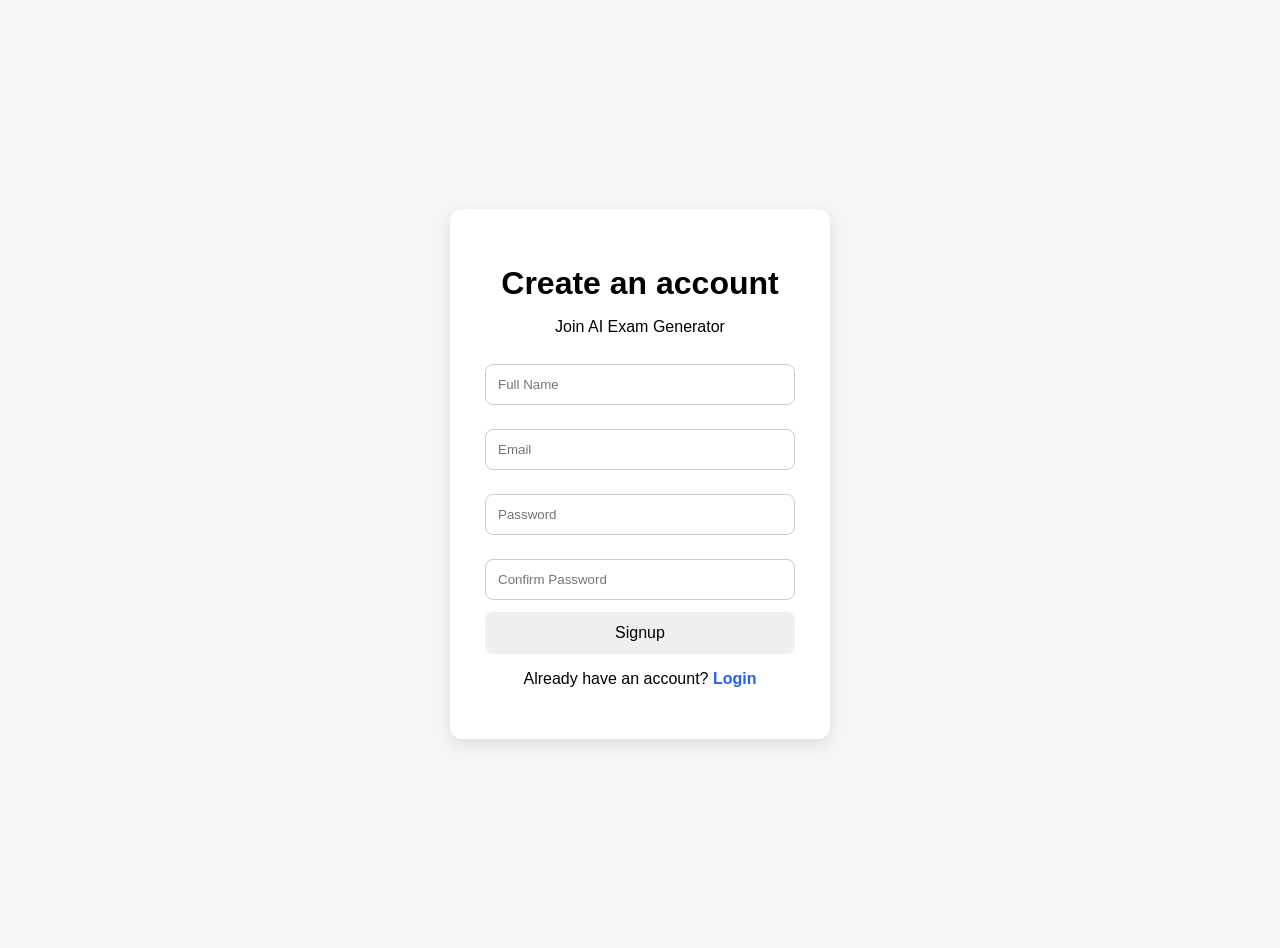
<file: docs/signup.html>
<!DOCTYPE html>
<html lang="en">

<head>
    <meta charset="UTF-8">

    <meta
        name="viewport"
        content="width=device-width, initial-scale=1.0"    
    >
    
    <title>Signup</title>

    <link
        rel="stylesheet"
        href="css/auth.css"
    >
</head>

<body>
    <div class="auth-container">
        <div class="auth-card">
            <h1>
                Create an account
            </h1>
            <p>
                Join AI Exam Generator
            </p>
            <form id="signupForm">

                <input
                    type="text"
                    id="name"
                    placeholder="Full Name"
                    required
                >
                <input
                    type="email"
                    id="email"
                    placeholder="Email"
                    required
                >

                <input
                    type="password"
                    id="password"
                    placeholder="Password"
                    required
                >

                <input
                    type="password"
                    id="confirmPassword"
                    placeholder="Confirm Password"
                    required
                >

                <button type="submit">
                    Signup
                </button>
            </form>
            <p>
                Already have an account?
                <a href="login.html">
                    Login
                </a>
            </p>
        </div>
    </div>
    <script src="js/api.js"></script>
    <script src="js/auth.js"></script>
</body>
</html>
</file>
<file: style.css>
* {
  box-sizing: border-box;
}

body {
  font-family: Arial, sans-serif;
  background: linear-gradient(135deg, #4facfe, #00f2fe);
  margin: 0;
  padding: 0;
}

.container {
  max-width: 600px;
  margin: 50px auto;
  text-align: center;
}

h1 {
  color: white;
  margin-bottom: 5px;
}

.subtitle {
  color: #e0f7ff;
  margin-bottom: 25px;
}

.form-card {
  background: white;
  padding: 25px;
  border-radius: 12px;
  box-shadow: 0 10px 30px rgba(0,0,0,0.1);
}

.input-group {
  text-align: left;
  margin-bottom: 15px;
}

.input-group label {
  display: block;
  font-size: 14px;
  margin-bottom: 5px;
  color: #333;
}

input, select, textarea {
  width: 100%;
  padding: 10px;
  border-radius: 6px;
  border: 1px solid #ccc;
  outline: none;
  font-size: 14px;
}

input:focus, select:focus, textarea:focus {
  border-color: #4facfe;
}

textarea {
  resize: none;
  height: 80px;
}

.row {
  display: flex;
  gap: 10px;
}

.section-box {
  margin-top: 20px;
  text-align: left;
}

.section {
  background: #f7f9fc;
  padding: 12px;
  margin-bottom: 12px;
  border-radius: 8px;
  border: 1px solid #e0e0e0;
}

.section h4 {
  margin: 0 0 8px 0;
  color: #333;
}

.section input,
.section select {
  margin-top: 6px;
}

.toggle-box {
  display: flex;
  justify-content: space-between;
  align-items: center;
  margin-top: 10px;
}

.loading {
  display: none;
  margin-top: 10px;
  color: #4facfe;
  font-weight: bold;
}

.btn {
  margin-top: 20px;
  width: 100%;
  padding: 12px;
  background: #4facfe;
  border: none;
  color: white;
  font-size: 16px;
  border-radius: 8px;
  cursor: pointer;
  transition: all 0.3s ease;
}

.btn:hover {
  background: #00c6ff;
  transform: scale(1.02);
}

.result {
  margin-top: 15px;
}

#downloadLink {
  font-weight: bold;
  color: #4facfe;
  text-decoration: none;
}

#downloadLink:hover {
  text-decoration: underline;
}
</file>
<file: docs/css/style.css>
* {
  box-sizing: border-box;
}

body {
  font-family: Arial, sans-serif;
  background: linear-gradient(135deg, #4facfe, #00f2fe);
  margin: 0;
  padding: 0;
}

.container {
  max-width: 600px;
  margin: 50px auto;
  text-align: center;
}

h1 {
  color: white;
  margin-bottom: 5px;
}

.subtitle {
  color: #e0f7ff;
  margin-bottom: 25px;
}

.form-card {
  background: white;
  padding: 25px;
  border-radius: 12px;
  box-shadow: 0 10px 30px rgba(0,0,0,0.1);
}

.input-group {
  text-align: left;
  margin-bottom: 15px;
}

.input-group label {
  display: block;
  font-size: 14px;
  margin-bottom: 5px;
  color: #333;
}

input, select, textarea {
  width: 100%;
  padding: 10px;
  border-radius: 6px;
  border: 1px solid #ccc;
  outline: none;
  font-size: 14px;
}

input:focus, select:focus, textarea:focus {
  border-color: #4facfe;
}

textarea {
  resize: none;
  height: 80px;
}

.row {
  display: flex;
  gap: 10px;
}

.section-box {
  margin-top: 20px;
  text-align: left;
}

.section {
  background: #f7f9fc;
  padding: 12px;
  margin-bottom: 12px;
  border-radius: 8px;
  border: 1px solid #e0e0e0;
}

.section h4 {
  margin: 0 0 8px 0;
  color: #333;
}

.section input,
.section select {
  margin-top: 6px;
}

.toggle-box {
  display: flex;
  justify-content: space-between;
  align-items: center;
  margin-top: 10px;
}

.loading {
  display: none;
  margin-top: 10px;
  color: #4facfe;
  font-weight: bold;
}

.btn {
  margin-top: 20px;
  width: 100%;
  padding: 12px;
  background: #4facfe;
  border: none;
  color: white;
  font-size: 16px;
  border-radius: 8px;
  cursor: pointer;
  transition: all 0.3s ease;
}

.btn:hover {
  background: #00c6ff;
  transform: scale(1.02);
}

.result {
  margin-top: 15px;
}

#downloadLink {
  font-weight: bold;
  color: #4facfe;
  text-decoration: none;
}

#downloadLink:hover {
  text-decoration: underline;
}

.navbar {
  display: flex;
  justify-content: space-between;
  align-items: center;
  padding: 18px 40px;
  background: white;
  border-bottom: 1px solid #ddd;
  position: sticky;
  top: 0;
  z-index: 1000;
}

.logo {
  font-size: 24px;
  font-weight: bold;
}

.nav-links {
  display: flex;
  gap: 30px;
}

.nav-links a {
  text-decoration: none;
  color: #333;
  font-weight: 500;
}

.auth-buttons {
  display: flex;
  gap: 12px;
}

.auth-buttons button {
  padding: 10px 20px;
  border-radius: 8px;
  border: none;
  cursor: pointer;
  font-weight: bold;
}

.profile-btn {
    cursor: pointer;
    border: none;
    background: transparent;
    font-size: 16px;
    font-weight: 500;
    color: #111;
    padding: 8px 12px;
    border-radius: 8px;
}

.profile-btn:hover {
    background: #f1f5f9;
}

.nav-links a:hover {
  text-decoration: underline;
}

.section-header {
    display: flex;
    justify-content: space-between;
    align-items: center;
    gap: 10px;
    margin-bottom: 12px;
}


.sectionTitle {
    margin: 0;
}


.question-groups {
    display: flex;
    flex-direction: column;
    gap: 12px;
}


.question-group {
    background: white;
    border: 1px solid #dfe3e8;
    border-radius: 8px;
    padding: 12px;
}


.question-group-header {
    display: flex;
    justify-content: space-between;
    align-items: center;
    margin-bottom: 8px;
}


.question-group-fields {
    display: grid;
    grid-template-columns:
        2fr
        1fr
        1fr;
    gap: 10px;
}


.question-group-fields
.input-group {
    margin-bottom: 0;
}


.group-total {
    margin-top: 8px;
    font-size: 13px;
    color: #555;
}


.add-question-type-btn {
    width: 100%;
    margin-top: 10px;
    padding: 9px;
    border: 1px dashed #4facfe;
    background: white;
    color: #2563eb;
    border-radius: 7px;
    cursor: pointer;
}


.remove-question-type-btn,
.remove-section-btn {
    border: none;
    background: transparent;
    cursor: pointer;
}


.remove-question-type-btn {
    color: #dc2626;
}


.remove-section-btn {
    color: #dc2626;
}


@media (max-width: 650px) {

    .question-group-fields {
        grid-template-columns: 1fr;
    }

}

.loading {
  display: none;
  align-items: center;
  gap: 12px;
  margin-top: 15px;
  padding: 15px;
  background: #f7f9fc;
  border: 1px solid #dfe3e8;
  border-radius: 8px;
  color: #333;
  text-align: left;
}

.loading-spinner {
  width: 22px;
  height: 22px;
  border: 3px solid #dfe3e8;
  border-top: 3px solid #4facfe;
  border-radius: 50%;
  animation: spin 0.8s linear infinite;
  flex-shrink: 0;
}

#generationStatus {
  margin-top: 4px;
  font-size: 13px;
  color: #666;
  font-weight: normal;
}

#generationElapsed {
  margin-top: 4px;
  font-size: 13px;
  color: #4facfe;
  font-weight: bold;
}

.btn:disabled {
  opacity: 0.6;
  cursor: not-allowed;
  transform: none;
}

@keyframes spin {
  from {
    transform: rotate(0deg);
  }

  to {
    transform: rotate(360deg);
  }
}


/* ============================================================
   DAY 18 — MOBILE RESPONSIVENESS
   Main exam-generation page
   ============================================================ */

/* Prevent padding and borders from causing overflow */
*,
*::before,
*::after {
    box-sizing: border-box;
}

html {
    width: 100%;
    overflow-x: hidden;
}

body {
    min-width: 320px;
}

/* Keep the main form within the available screen width */
.container {
    width: calc(100% - 32px);
    max-width: 600px;
    margin: 32px auto;
}

.form-card {
    width: 100%;
    min-width: 0;
}

/* Do not stretch checkbox controls like text inputs */
input[type="checkbox"] {
    width: auto;
    max-width: 100%;
    flex-shrink: 0;
    cursor: pointer;
}

/* Allow long labels and controls to shrink safely */
.input-group,
.question-group,
.question-group-fields,
.section {
    min-width: 0;
}

input,
select,
textarea,
button {
    max-width: 100%;
}

input[type="file"] {
    width: 100%;
    min-width: 0;
}

/* Medium screens: tablets and smaller laptops */
@media (max-width: 768px) {
    .navbar {
        padding: 14px 20px;
        flex-wrap: wrap;
        gap: 14px;
    }

    .logo {
        font-size: 21px;
    }

    .nav-links {
        gap: 18px;
        flex-wrap: wrap;
    }

    .auth-buttons {
        gap: 8px;
        flex-wrap: wrap;
    }

    .auth-buttons button {
        padding: 10px 14px;
    }

    .container {
        margin-top: 24px;
    }

    .form-card {
        padding: 20px;
    }

    .row {
        flex-direction: column;
        gap: 0;
    }

    .question-group-fields {
        grid-template-columns: 1fr;
    }
}

/* Phones */
@media (max-width: 480px) {
    .navbar {
        flex-direction: column;
        align-items: stretch;
        padding: 14px 16px;
    }

    .logo {
        text-align: center;
        font-size: 20px;
    }

    .nav-links {
        justify-content: center;
        gap: 12px 18px;
    }

    .auth-buttons {
        display: flex;
        width: 100%;
    }

    .auth-buttons button {
        flex: 1;
        min-width: 0;
        padding: 10px 8px;
    }

    .container {
        width: calc(100% - 24px);
        margin: 20px auto;
    }

    .container > h1 {
        font-size: 25px;
        line-height: 1.25;
    }

    .subtitle {
        font-size: 14px;
    }

    .form-card {
        padding: 14px;
        border-radius: 10px;
    }

    .form-card h3 {
        font-size: 18px;
    }

    .input-group label {
        line-height: 1.45;
    }

    input,
    select,
    textarea {
        font-size: 16px;
    }

    .section {
        padding: 10px;
    }

    .section-header {
        align-items: flex-start;
        flex-wrap: wrap;
    }

    .question-group {
        padding: 10px;
    }

    .toggle-box {
        gap: 12px;
        align-items: center;
    }

    .toggle-box label {
        flex: 1;
        min-width: 0;
    }

    .btn {
        font-size: 15px;
        padding: 12px 10px;
        overflow-wrap: anywhere;
    }

    .loading {
        padding: 12px;
        gap: 10px;
    }

    #generationStatus,
    #generationElapsed {
        overflow-wrap: anywhere;
    }

    #downloadLink {
        display: inline-block;
        max-width: 100%;
        overflow-wrap: anywhere;
    }
}


/* Mobile sizing improvement */
@media (max-width: 600px) {
    body {
        font-size: 16px;
    }

    .container {
        width: calc(100% - 20px);
        max-width: none;
        margin: 16px auto;
    }

    .form-card {
        padding: 18px;
    }

    .container > h1 {
        font-size: 28px;
    }

    /* Give the four main controls more room */
    .row {
        display: grid;
        grid-template-columns: repeat(2, minmax(0, 1fr));
        gap: 12px;
    }

    .row .input-group {
        min-width: 0;
    }

    input,
    select,
    textarea {
        font-size: 16px;
        min-width: 0;
    }

    .btn,
    button {
        min-height: 44px;
    }

    .toggle-box {
        justify-content: flex-start;
        gap: 12px;
    }
}


/* Keep the complete navigation header visible */
.navbar {
    position: fixed;
    top: 0;
    left: 0;
    right: 0;
    width: 100%;
    z-index: 2000;
    background: #fff;
}

/* Prevent the page content from hiding behind the fixed header */
body {
    padding-top: 80px;
}
</file>
<file: frontend/style.css>
* {
  box-sizing: border-box;
}

body {
  font-family: Arial, sans-serif;
  background: linear-gradient(135deg, #4facfe, #00f2fe);
  margin: 0;
  padding: 0;
}

.container {
  max-width: 600px;
  margin: 50px auto;
  text-align: center;
}

h1 {
  color: white;
  margin-bottom: 5px;
}

.subtitle {
  color: #e0f7ff;
  margin-bottom: 25px;
}

.form-card {
  background: white;
  padding: 25px;
  border-radius: 12px;
  box-shadow: 0 10px 30px rgba(0,0,0,0.1);
}

.input-group {
  text-align: left;
  margin-bottom: 15px;
}

.input-group label {
  display: block;
  font-size: 14px;
  margin-bottom: 5px;
  color: #333;
}

input, select, textarea {
  width: 100%;
  padding: 10px;
  border-radius: 6px;
  border: 1px solid #ccc;
  outline: none;
  font-size: 14px;
}

input:focus, select:focus, textarea:focus {
  border-color: #4facfe;
}

textarea {
  resize: none;
  height: 80px;
}

.row {
  display: flex;
  gap: 10px;
}

.section-box {
  margin-top: 20px;
  text-align: left;
}

.section {
  background: #f7f9fc;
  padding: 12px;
  margin-bottom: 12px;
  border-radius: 8px;
  border: 1px solid #e0e0e0;
}

.section h4 {
  margin: 0 0 8px 0;
  color: #333;
}

.section input,
.section select {
  margin-top: 6px;
}

.toggle-box {
  display: flex;
  justify-content: space-between;
  align-items: center;
  margin-top: 10px;
}

.loading {
  display: none;
  margin-top: 10px;
  color: #4facfe;
  font-weight: bold;
}

.btn {
  margin-top: 20px;
  width: 100%;
  padding: 12px;
  background: #4facfe;
  border: none;
  color: white;
  font-size: 16px;
  border-radius: 8px;
  cursor: pointer;
  transition: all 0.3s ease;
}

.btn:hover {
  background: #00c6ff;
  transform: scale(1.02);
}

.result {
  margin-top: 15px;
}

#downloadLink {
  font-weight: bold;
  color: #4facfe;
  text-decoration: none;
}

#downloadLink:hover {
  text-decoration: underline;
}
</file>
<file: docs/css/dashboard.css>
* {
    box-sizing: border-box;
}


body {

    margin: 0;

    font-family:
        Arial,
        sans-serif;

    background:
        #f5f7fb;

    color:
        #222;
}


/* ============================================================
   HEADER
============================================================ */

.dashboard-header {

    display: flex;

    justify-content: space-between;

    align-items: center;

    padding:
        18px 40px;

    background:
        white;

    border-bottom:
        1px solid #ddd;
}


.header-left h2 {

    margin: 0;

}


.header-right {

    display: flex;

    align-items: center;

    gap: 15px;
}


.header-right button {

    padding:
        8px 15px;

    border: none;

    border-radius:
        6px;

    cursor: pointer;
}



/* ============================================================
   CONTAINER
============================================================ */

.dashboard-container {

    max-width:
        1100px;

    margin:
        0 auto;

    padding:
        40px 20px;
}



/* ============================================================
   WELCOME
============================================================ */

.welcome-section {

    margin-bottom:
        30px;
}


.welcome-section h1 {

    margin-bottom:
        8px;
}


.welcome-section p {

    color:
        #666;
}



/* ============================================================
   STATS
============================================================ */

.stats-grid {

    display:
        grid;

    grid-template-columns:
        repeat(
            3,
            1fr
        );

    gap:
        20px;

    margin-bottom:
        30px;
}


.stat-card {

    background:
        white;

    padding:
        25px;

    border-radius:
        10px;

    box-shadow:
        0 2px 10px
        rgba(
            0,
            0,
            0,
            0.08
        );
}


.stat-card h3 {

    margin-top:
        0;

    color:
        #666;
}


.stat-value {

    font-size:
        28px;

    font-weight:
        bold;

    margin-bottom:
        0;
}



/* ============================================================
   ACTIONS
============================================================ */

.dashboard-actions {

    display:
        flex;

    gap:
        15px;

    margin-bottom:
        40px;
}


.dashboard-actions button {

    padding:
        14px 22px;

    border:
        none;

    border-radius:
        7px;

    cursor:
        pointer;

    font-size:
        15px;
}



/* ============================================================
   RECENT PAPERS
============================================================ */

.recent-papers-section {

    background:
        white;

    padding:
        25px;

    border-radius:
        10px;

    box-shadow:
        0 2px 10px
        rgba(
            0,
            0,
            0,
            0.08
        );
}


.section-header {

    display:
        flex;

    justify-content:
        space-between;

    align-items:
        center;

    margin-bottom:
        20px;
}


.section-header h2 {

    margin:
        0;
}


.paper-card {

    display:
        flex;

    justify-content:
        space-between;

    align-items:
        center;

    padding:
        18px 0;

    border-bottom:
        1px solid #eee;
}


.paper-info h3 {

    margin:
        0 0 8px;
}


.paper-info p {

    margin:
        4px 0;

    color:
        #666;
}


.paper-card button {

    padding:
        9px 14px;

    border:
        none;

    border-radius:
        6px;

    cursor:
        pointer;
}


.empty-papers {

    text-align:
        center;

    padding:
        30px;
}



/* ============================================================
   MOBILE
============================================================ */

@media (
    max-width: 700px
) {

    .dashboard-header {

        padding:
            15px 20px;

    }


    .stats-grid {

        grid-template-columns:
            1fr;

    }


    .dashboard-actions {

        flex-direction:
            column;

    }


    .paper-card {

        flex-direction:
            column;

        align-items:
            flex-start;

        gap:
            15px;

    }

}

.back-home {
    display: inline-block;

    margin-bottom: 25px;

    color: #2563eb;

    text-decoration: none;

    font-size: 15px;

    font-weight: 600;

    padding: 8px 0;
}

.back-home:hover {
    text-decoration: underline;
}


/* ============================================================
   DAY 18 — DASHBOARD RESPONSIVENESS
   ============================================================ */

.dashboard-header,
.header-left,
.header-right,
.dashboard-container,
.stats-grid,
.stat-card,
.dashboard-actions,
.recent-papers-section,
.paper-card,
.paper-info {
    min-width: 0;
}

.dashboard-header {
    gap: 16px;
    flex-wrap: wrap;
}

.header-right {
    flex-wrap: wrap;
}

.paper-info {
    overflow-wrap: anywhere;
}

.paper-card button,
.dashboard-actions button {
    max-width: 100%;
}

@media (max-width: 700px) {
    .dashboard-header {
        align-items: flex-start;
        padding: 16px;
    }

    .header-left h2 {
        font-size: 20px;
        overflow-wrap: anywhere;
    }

    .header-right {
        width: 100%;
        gap: 10px;
    }

    .header-right button {
        flex: 1;
        min-width: 0;
        padding: 10px;
    }

    .dashboard-container {
        padding: 24px 16px;
    }

    .welcome-section h1 {
        font-size: 26px;
        line-height: 1.25;
    }

    .stats-grid {
        grid-template-columns: 1fr;
        gap: 14px;
    }

    .stat-card {
        padding: 20px;
    }

    .dashboard-actions {
        flex-direction: column;
        gap: 10px;
    }

    .dashboard-actions button {
        width: 100%;
    }

    .recent-papers-section {
        padding: 16px;
    }

    .section-header {
        flex-wrap: wrap;
        align-items: flex-start;
        gap: 12px;
    }

    .paper-card {
        align-items: stretch;
        gap: 12px;
        padding: 16px 0;
    }

    .paper-card button {
        width: 100%;
        padding: 12px;
    }

    .empty-papers {
        padding: 22px 10px;
        overflow-wrap: anywhere;
    }
}

@media (max-width: 380px) {
    .dashboard-container {
        padding: 20px 12px;
    }

    .recent-papers-section {
        padding: 12px;
    }

    .stat-card {
        padding: 16px;
    }

    .header-right {
        flex-direction: column;
    }

    .header-right button {
        width: 100%;
    }
}
</file>
<file: docs/css/auth.css>
body {
    margin: 0;
    font-family: Arial, sans-serif;
    background: #f4f6f8;
}

.auth-container {
    display: flex;
    justify-content: center;
    align-items: center;
    height: 100vh;
}

.auth-card {
    width: 380px;
    background: white;
    padding: 35px;
    border-radius: 12px;
    box-shadow: 0 5px 15px rgba(0,0,0,0.1);
}

.auth-card h1 {
    margin-bottom: 10px;
    text-align: center;
}

.auth-card p {
    text-align: center;
}

.auth-card input {
    width: 100%;
    padding: 12px;
    margin: 12px 0;
    border: 1px solid #ccc;
    border-radius: 8px;
    box-sizing: border-box;
}

.auth-card button {
    width: 100%;
    padding: 12px;
    border: none;
    border-radius: 8px;
    cursor: pointer;
    font-size: 16px;
}

.auth-card a {
    color: #2563eb;
    text-decoration: none;
    font-weight: 600;
}

.auth-card a:hover {
    text-decoration: underline;
}

.auth-buttons {
    display: flex;
    align-items: center;
    gap: 12px;
}


/* ============================================================
   DAY 18 — LOGIN / SIGNUP RESPONSIVENESS
   ============================================================ */

.auth-container {
    min-height: 100vh;
    min-height: 100svh;
    height: auto;
    padding: 24px 16px;
}

.auth-card {
    width: 100%;
    max-width: 380px;
    min-width: 0;
    padding: clamp(20px, 5vw, 35px);
    box-sizing: border-box;
}

.auth-card input,
.auth-card button {
    max-width: 100%;
    box-sizing: border-box;
}

.auth-buttons {
    flex-wrap: wrap;
}

@media (max-width: 380px) {
    .auth-container {
        padding: 16px 12px;
    }

    .auth-card {
        padding: 20px 16px;
    }

    .auth-card h1 {
        font-size: 24px;
        overflow-wrap: anywhere;
    }
}
</file>
